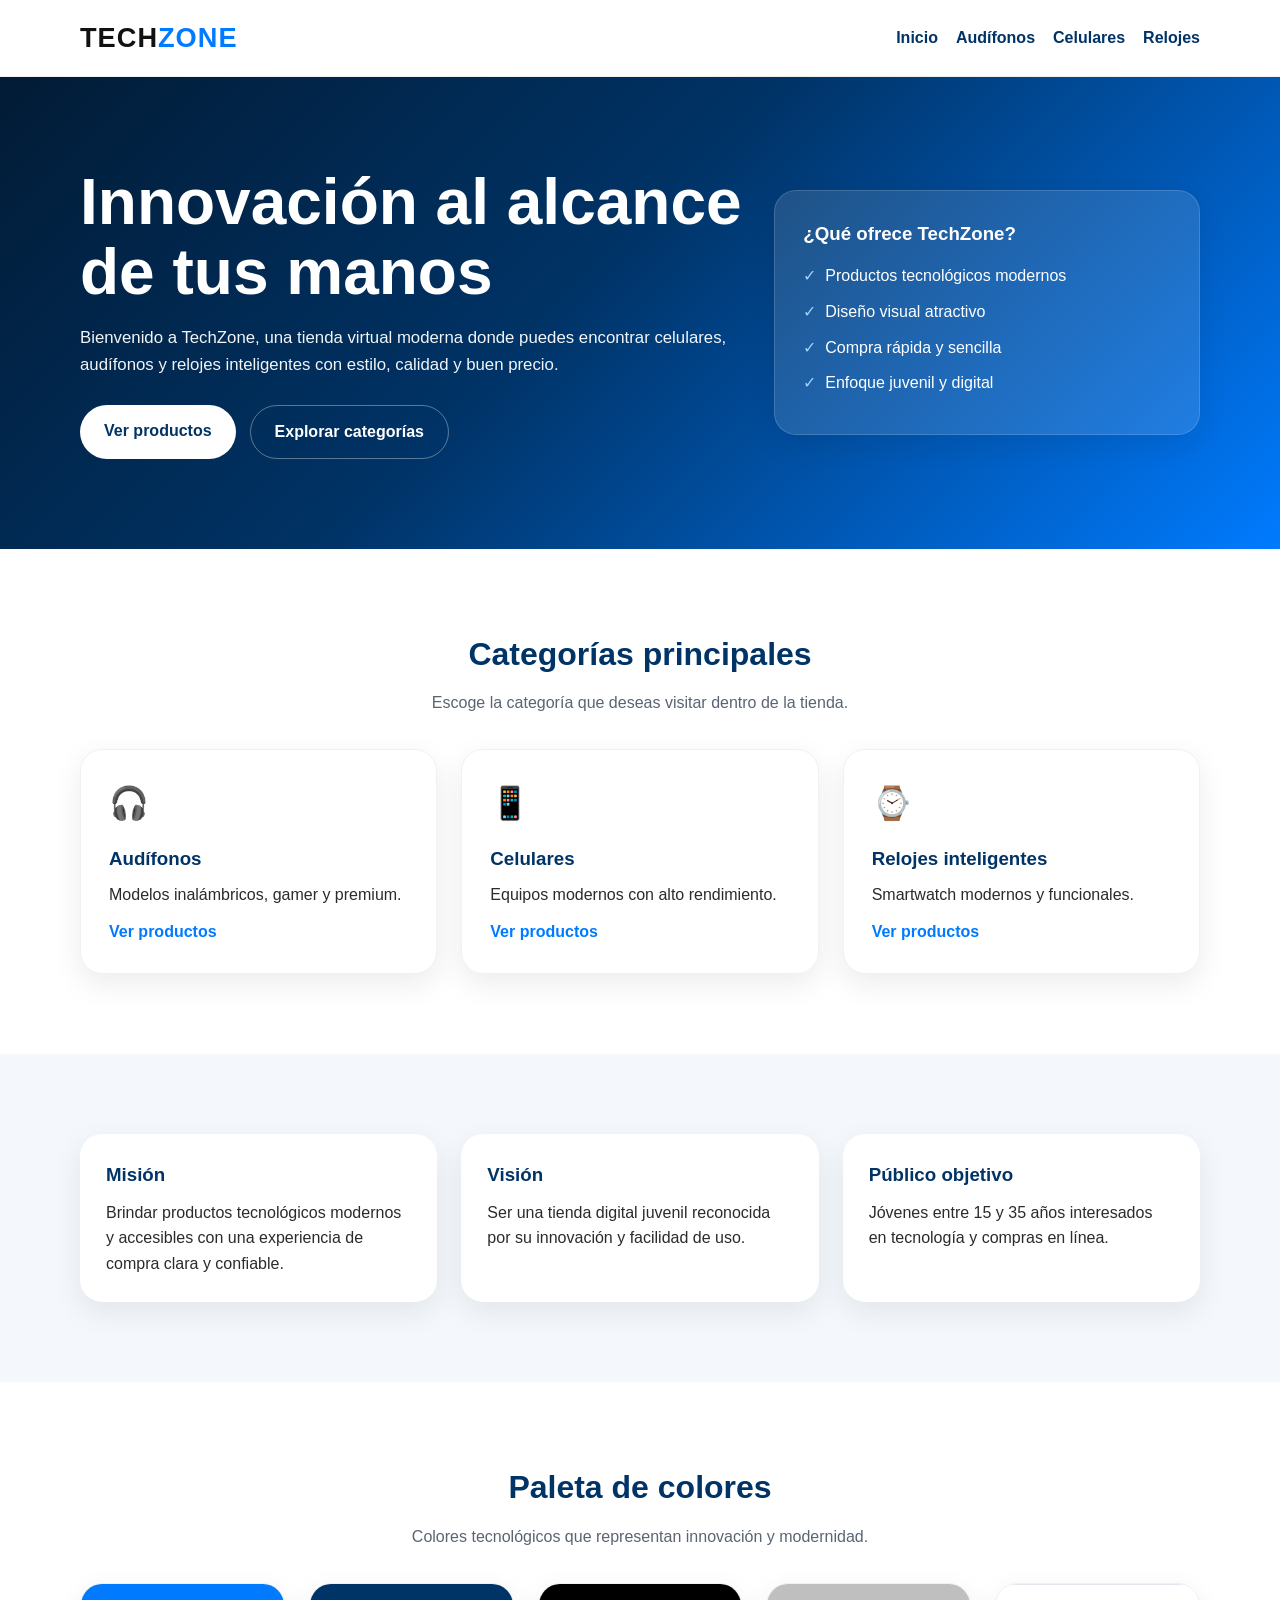
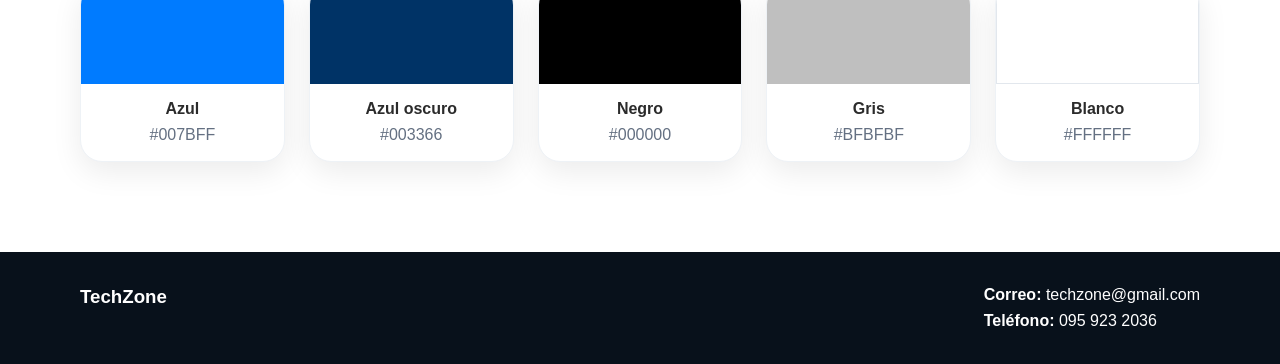
<file: index.html>
<!DOCTYPE html>
<html lang="es">
<head>
  <meta charset="UTF-8" />
  <meta name="viewport" content="width=device-width, initial-scale=1.0"/>
  <title>TechZone | Inicio</title>
  <link rel="stylesheet" href="styles.css"/>
</head>
<body>

  <header class="header">
    <div class="container nav-wrap">
      <a href="index.html" class="brand">
        <span class="brand-main">TECH</span><span class="brand-accent">ZONE</span>
      </a>

      <nav class="nav">
        <a href="index.html">Inicio</a>
        <a href="audifonos.html">Audífonos</a>
        <a href="celulares.html">Celulares</a>
        <a href="relojes.html">Relojes</a>
      </nav>
    </div>
  </header>

  <section class="hero">
    <div class="container hero-grid">

      <div>
        <h1>Innovación al alcance de tus manos</h1>

        <p>
          Bienvenido a TechZone, una tienda virtual moderna donde puedes encontrar 
          celulares, audífonos y relojes inteligentes con estilo, calidad y buen precio.
        </p>

        <div class="hero-buttons">
          <a href="celulares.html" class="btn btn-primary">Ver productos</a>
          <a href="#categorias" class="btn btn-secondary">Explorar categorías</a>
        </div>
      </div>

      <div class="hero-card">
        <h3>¿Qué ofrece TechZone?</h3>
        <ul>
          <li>Productos tecnológicos modernos</li>
          <li>Diseño visual atractivo</li>
          <li>Compra rápida y sencilla</li>
          <li>Enfoque juvenil y digital</li>
        </ul>
      </div>

    </div>
  </section>

  <section class="section" id="categorias">
    <div class="container">

      <div class="section-title">
        <h2>Categorías principales</h2>
        <p>Escoge la categoría que deseas visitar dentro de la tienda.</p>
      </div>

      <div class="category-grid">

        <a class="category-card" href="audifonos.html">
          <div class="category-icon">🎧</div>
          <h3>Audífonos</h3>
          <p>Modelos inalámbricos, gamer y premium.</p>
          <span>Ver productos</span>
        </a>

        <a class="category-card" href="celulares.html">
          <div class="category-icon">📱</div>
          <h3>Celulares</h3>
          <p>Equipos modernos con alto rendimiento.</p>
          <span>Ver productos</span>
        </a>

        <a class="category-card" href="relojes.html">
          <div class="category-icon">⌚</div>
          <h3>Relojes inteligentes</h3>
          <p>Smartwatch modernos y funcionales.</p>
          <span>Ver productos</span>
        </a>

      </div>

    </div>
  </section>

  <section class="section bg-light">
    <div class="container info-grid">

      <div class="info-box">
        <h3>Misión</h3>
        <p>
          Brindar productos tecnológicos modernos y accesibles con una experiencia de compra clara y confiable.
        </p>
      </div>

      <div class="info-box">
        <h3>Visión</h3>
        <p>
          Ser una tienda digital juvenil reconocida por su innovación y facilidad de uso.
        </p>
      </div>

      <div class="info-box">
        <h3>Público objetivo</h3>
        <p>
          Jóvenes entre 15 y 35 años interesados en tecnología y compras en línea.
        </p>
      </div>

    </div>
  </section>

  <section class="section">
    <div class="container section-title">
      <h2>Paleta de colores</h2>
      <p>Colores tecnológicos que representan innovación y modernidad.</p>
    </div>

    <div class="container palette-grid">

      <div class="palette-card">
        <div class="palette-color" style="background:#007BFF"></div>
        <strong>Azul</strong>
        <span>#007BFF</span>
      </div>

      <div class="palette-card">
        <div class="palette-color" style="background:#003366"></div>
        <strong>Azul oscuro</strong>
        <span>#003366</span>
      </div>

      <div class="palette-card">
        <div class="palette-color" style="background:#000000"></div>
        <strong>Negro</strong>
        <span>#000000</span>
      </div>

      <div class="palette-card">
        <div class="palette-color" style="background:#BFBFBF"></div>
        <strong>Gris</strong>
        <span>#BFBFBF</span>
      </div>

      <div class="palette-card">
        <div class="palette-color palette-white"></div>
        <strong>Blanco</strong>
        <span>#FFFFFF</span>
      </div>

    </div>
  </section>

  <footer class="footer">
    <div class="container footer-wrap">

      <div>
        <h3>TechZone</h3>
      </div>

      <div>
        <p><strong>Correo:</strong> techzone@gmail.com</p>
        <p><strong>Teléfono:</strong> 095 923 2036</p>
      </div>

    </div>
  </footer>

</body>
</html>
</file>
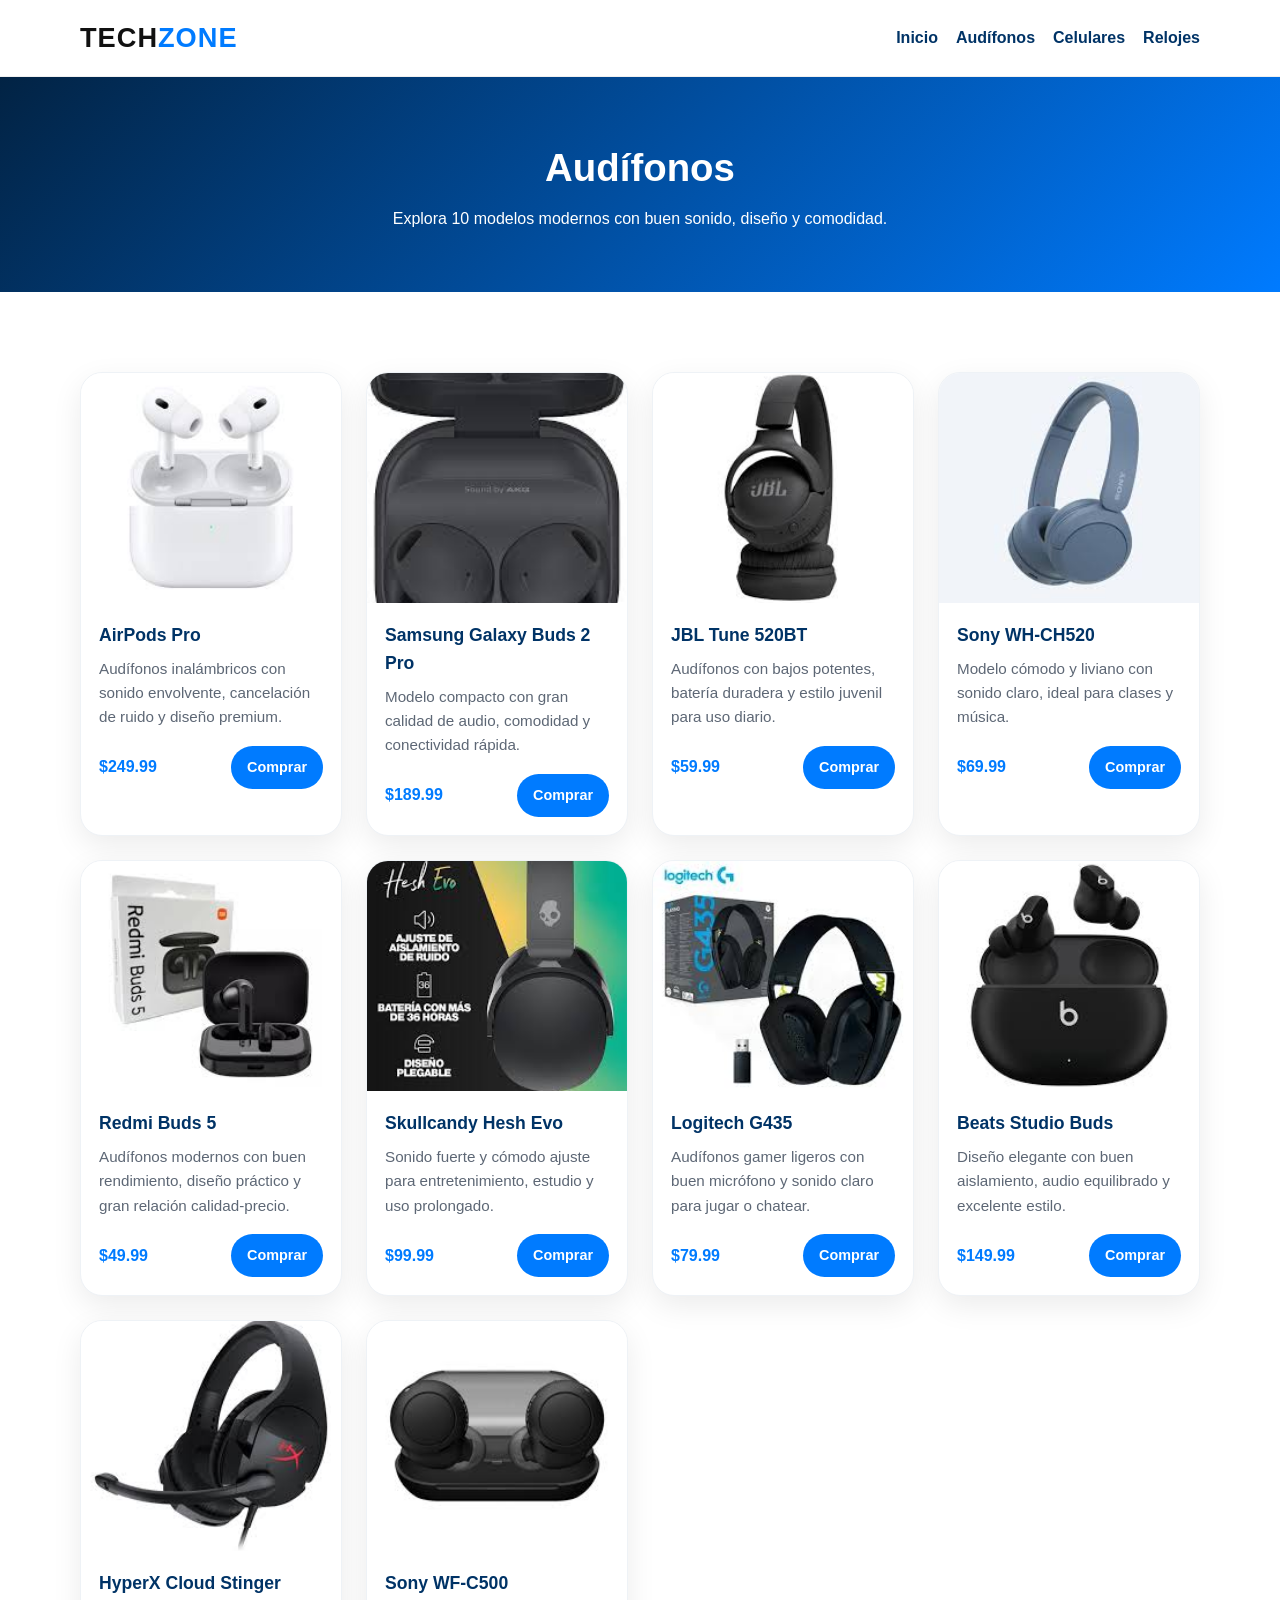
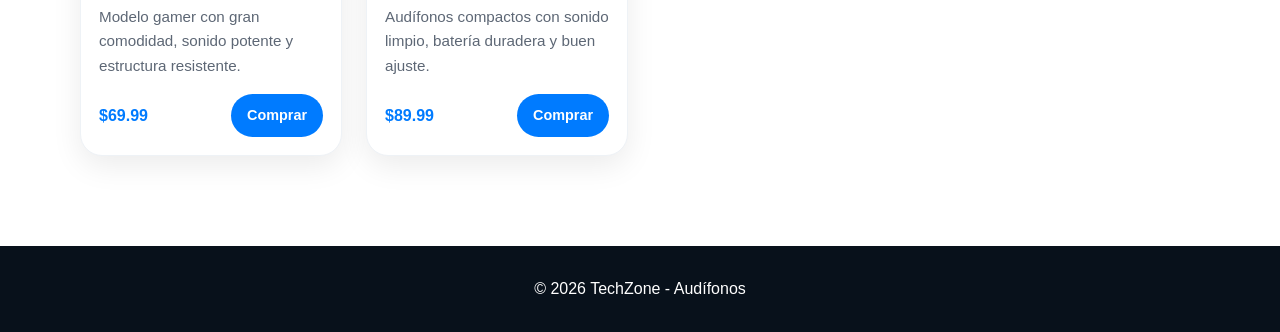
<file: audifonos.html>
<!DOCTYPE html>
<html lang="es">
<head>
  <meta charset="UTF-8" />
  <meta name="viewport" content="width=device-width, initial-scale=1.0" />
  <title>TechZone | Audífonos</title>
  <link rel="stylesheet" href="styles.css"/>
</head>
<body>
  <header class="header">
    <div class="container nav-wrap">
      <a href="index.html" class="brand">
        <span class="brand-main">TECH</span><span class="brand-accent">ZONE</span>
      </a>
      <nav class="nav">
        <a href="index.html">Inicio</a>
        <a href="audifonos.html">Audífonos</a>
        <a href="celulares.html">Celulares</a>
        <a href="relojes.html">Relojes</a>
      </nav>
    </div>
  </header>

  <section class="page-banner">
    <div class="container">
      <h1>Audífonos</h1>
      <p>Explora 10 modelos modernos con buen sonido, diseño y comodidad.</p>
    </div>
  </section>

  <main class="section">
    <div class="container products-grid">
      <article class="product-card"><img src="audifono1.jpg" alt="AirPods Pro"><div class="product-info"><h3>AirPods Pro</h3><p>Audífonos inalámbricos con sonido envolvente, cancelación de ruido y diseño premium.</p><div class="product-bottom"><span class="price">$249.99</span><a href="#" class="btn-small">Comprar</a></div></div></article>
      <article class="product-card"><img src="audifono2.jpg" alt="Samsung Galaxy Buds 2 Pro"><div class="product-info"><h3>Samsung Galaxy Buds 2 Pro</h3><p>Modelo compacto con gran calidad de audio, comodidad y conectividad rápida.</p><div class="product-bottom"><span class="price">$189.99</span><a href="#" class="btn-small">Comprar</a></div></div></article>
      <article class="product-card"><img src="audifono3.jpg" alt="JBL Tune 520BT"><div class="product-info"><h3>JBL Tune 520BT</h3><p>Audífonos con bajos potentes, batería duradera y estilo juvenil para uso diario.</p><div class="product-bottom"><span class="price">$59.99</span><a href="#" class="btn-small">Comprar</a></div></div></article>
      <article class="product-card"><img src="audifono4.jpg" alt="Sony WH-CH520"><div class="product-info"><h3>Sony WH-CH520</h3><p>Modelo cómodo y liviano con sonido claro, ideal para clases y música.</p><div class="product-bottom"><span class="price">$69.99</span><a href="#" class="btn-small">Comprar</a></div></div></article>
      <article class="product-card"><img src="audifono5.jpg" alt="Redmi Buds 5"><div class="product-info"><h3>Redmi Buds 5</h3><p>Audífonos modernos con buen rendimiento, diseño práctico y gran relación calidad-precio.</p><div class="product-bottom"><span class="price">$49.99</span><a href="#" class="btn-small">Comprar</a></div></div></article>
      <article class="product-card"><img src="audifono6.jpg" alt="Skullcandy Hesh Evo"><div class="product-info"><h3>Skullcandy Hesh Evo</h3><p>Sonido fuerte y cómodo ajuste para entretenimiento, estudio y uso prolongado.</p><div class="product-bottom"><span class="price">$99.99</span><a href="#" class="btn-small">Comprar</a></div></div></article>
      <article class="product-card"><img src="audifono7.jpg" alt="Logitech G435"><div class="product-info"><h3>Logitech G435</h3><p>Audífonos gamer ligeros con buen micrófono y sonido claro para jugar o chatear.</p><div class="product-bottom"><span class="price">$79.99</span><a href="#" class="btn-small">Comprar</a></div></div></article>
      <article class="product-card"><img src="audifono8.jpg" alt="Beats Studio Buds"><div class="product-info"><h3>Beats Studio Buds</h3><p>Diseño elegante con buen aislamiento, audio equilibrado y excelente estilo.</p><div class="product-bottom"><span class="price">$149.99</span><a href="#" class="btn-small">Comprar</a></div></div></article>
      <article class="product-card"><img src="audifono9.jpg" alt="HyperX Cloud Stinger"><div class="product-info"><h3>HyperX Cloud Stinger</h3><p>Modelo gamer con gran comodidad, sonido potente y estructura resistente.</p><div class="product-bottom"><span class="price">$69.99</span><a href="#" class="btn-small">Comprar</a></div></div></article>
      <article class="product-card"><img src="audifono10.jpg" alt="Sony WF-C500"><div class="product-info"><h3>Sony WF-C500</h3><p>Audífonos compactos con sonido limpio, batería duradera y buen ajuste.</p><div class="product-bottom"><span class="price">$89.99</span><a href="#" class="btn-small">Comprar</a></div></div></article>
    </div>
  </main>

  <footer class="footer simple-footer"><div class="container"><p>© 2026 TechZone - Audífonos</p></div></footer>
</body>
</html>
</file>
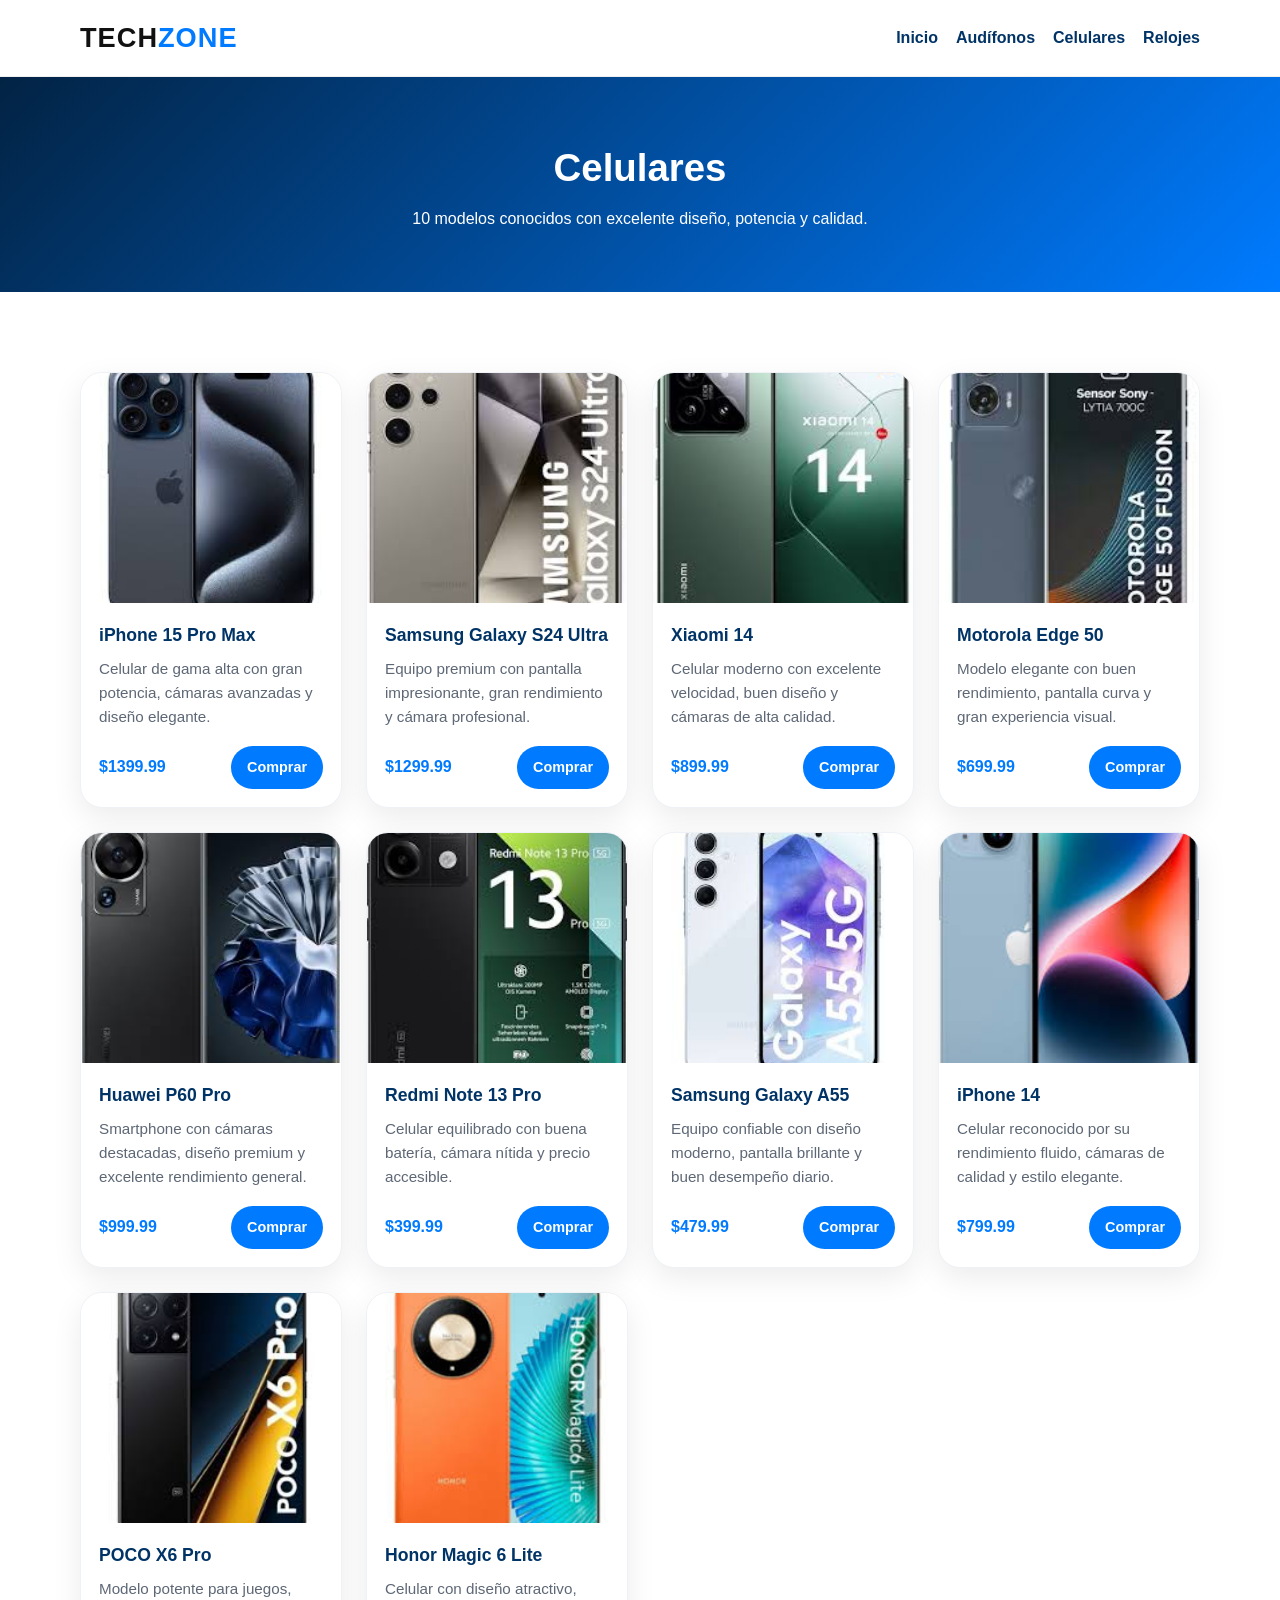
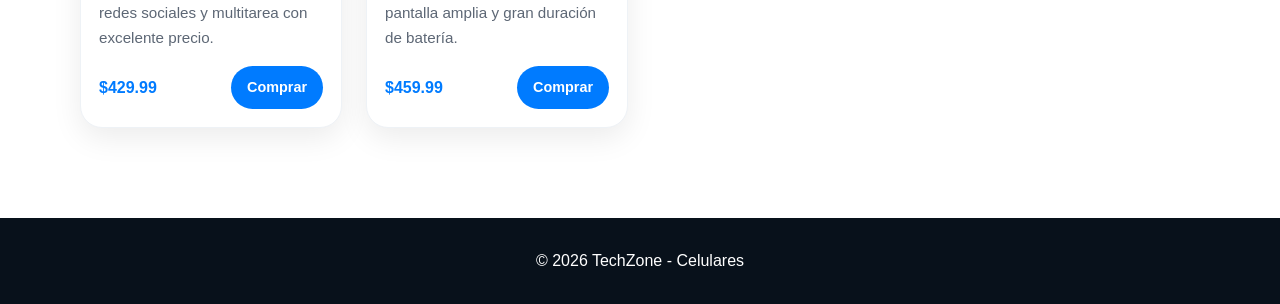
<file: celulares.html>
<!DOCTYPE html>
<html lang="es">
<head>
  <meta charset="UTF-8" />
  <meta name="viewport" content="width=device-width, initial-scale=1.0" />
  <title>TechZone | Celulares</title>
  <link rel="stylesheet" href="styles.css" />
</head>
<body>
  <header class="header">
    <div class="container nav-wrap">
      <a href="index.html" class="brand">
        <span class="brand-main">TECH</span><span class="brand-accent">ZONE</span>
      </a>
      <nav class="nav">
        <a href="index.html">Inicio</a>
        <a href="audifonos.html">Audífonos</a>
        <a href="celulares.html">Celulares</a>
        <a href="relojes.html">Relojes</a>
      </nav>
    </div>
  </header>

  <section class="page-banner">
    <div class="container">
      <h1>Celulares</h1>
      <p>10 modelos conocidos con excelente diseño, potencia y calidad.</p>
    </div>
  </section>

  <main class="section">
    <div class="container products-grid">
      <article class="product-card"><img src="celular1.jpg" alt="iPhone 15 Pro Max"><div class="product-info"><h3>iPhone 15 Pro Max</h3><p>Celular de gama alta con gran potencia, cámaras avanzadas y diseño elegante.</p><div class="product-bottom"><span class="price">$1399.99</span><a href="#" class="btn-small">Comprar</a></div></div></article>
      <article class="product-card"><img src="celular2.jpg" alt="Samsung Galaxy S24 Ultra"><div class="product-info"><h3>Samsung Galaxy S24 Ultra</h3><p>Equipo premium con pantalla impresionante, gran rendimiento y cámara profesional.</p><div class="product-bottom"><span class="price">$1299.99</span><a href="#" class="btn-small">Comprar</a></div></div></article>
      <article class="product-card"><img src="celular3.jpg" alt="Xiaomi 14"><div class="product-info"><h3>Xiaomi 14</h3><p>Celular moderno con excelente velocidad, buen diseño y cámaras de alta calidad.</p><div class="product-bottom"><span class="price">$899.99</span><a href="#" class="btn-small">Comprar</a></div></div></article>
      <article class="product-card"><img src="celular4.jpg" alt="Motorola Edge 50"><div class="product-info"><h3>Motorola Edge 50</h3><p>Modelo elegante con buen rendimiento, pantalla curva y gran experiencia visual.</p><div class="product-bottom"><span class="price">$699.99</span><a href="#" class="btn-small">Comprar</a></div></div></article>
      <article class="product-card"><img src="celular5.jpg" alt="Huawei P60 Pro"><div class="product-info"><h3>Huawei P60 Pro</h3><p>Smartphone con cámaras destacadas, diseño premium y excelente rendimiento general.</p><div class="product-bottom"><span class="price">$999.99</span><a href="#" class="btn-small">Comprar</a></div></div></article>
      <article class="product-card"><img src="celular6.jpg" alt="Redmi Note 13 Pro"><div class="product-info"><h3>Redmi Note 13 Pro</h3><p>Celular equilibrado con buena batería, cámara nítida y precio accesible.</p><div class="product-bottom"><span class="price">$399.99</span><a href="#" class="btn-small">Comprar</a></div></div></article>
      <article class="product-card"><img src="celular7.jpg" alt="Samsung Galaxy A55"><div class="product-info"><h3>Samsung Galaxy A55</h3><p>Equipo confiable con diseño moderno, pantalla brillante y buen desempeño diario.</p><div class="product-bottom"><span class="price">$479.99</span><a href="#" class="btn-small">Comprar</a></div></div></article>
      <article class="product-card"><img src="celular8.jpg" alt="iPhone 14"><div class="product-info"><h3>iPhone 14</h3><p>Celular reconocido por su rendimiento fluido, cámaras de calidad y estilo elegante.</p><div class="product-bottom"><span class="price">$799.99</span><a href="#" class="btn-small">Comprar</a></div></div></article>
      <article class="product-card"><img src="celular9.jpg" alt="POCO X6 Pro"><div class="product-info"><h3>POCO X6 Pro</h3><p>Modelo potente para juegos, redes sociales y multitarea con excelente precio.</p><div class="product-bottom"><span class="price">$429.99</span><a href="#" class="btn-small">Comprar</a></div></div></article>
      <article class="product-card"><img src="celular10.jpg" alt="Honor Magic 6 Lite"><div class="product-info"><h3>Honor Magic 6 Lite</h3><p>Celular con diseño atractivo, pantalla amplia y gran duración de batería.</p><div class="product-bottom"><span class="price">$459.99</span><a href="#" class="btn-small">Comprar</a></div></div></article>
    </div>
  </main>

  <footer class="footer simple-footer"><div class="container"><p>© 2026 TechZone - Celulares</p></div></footer>
</body>
</html>
</file>
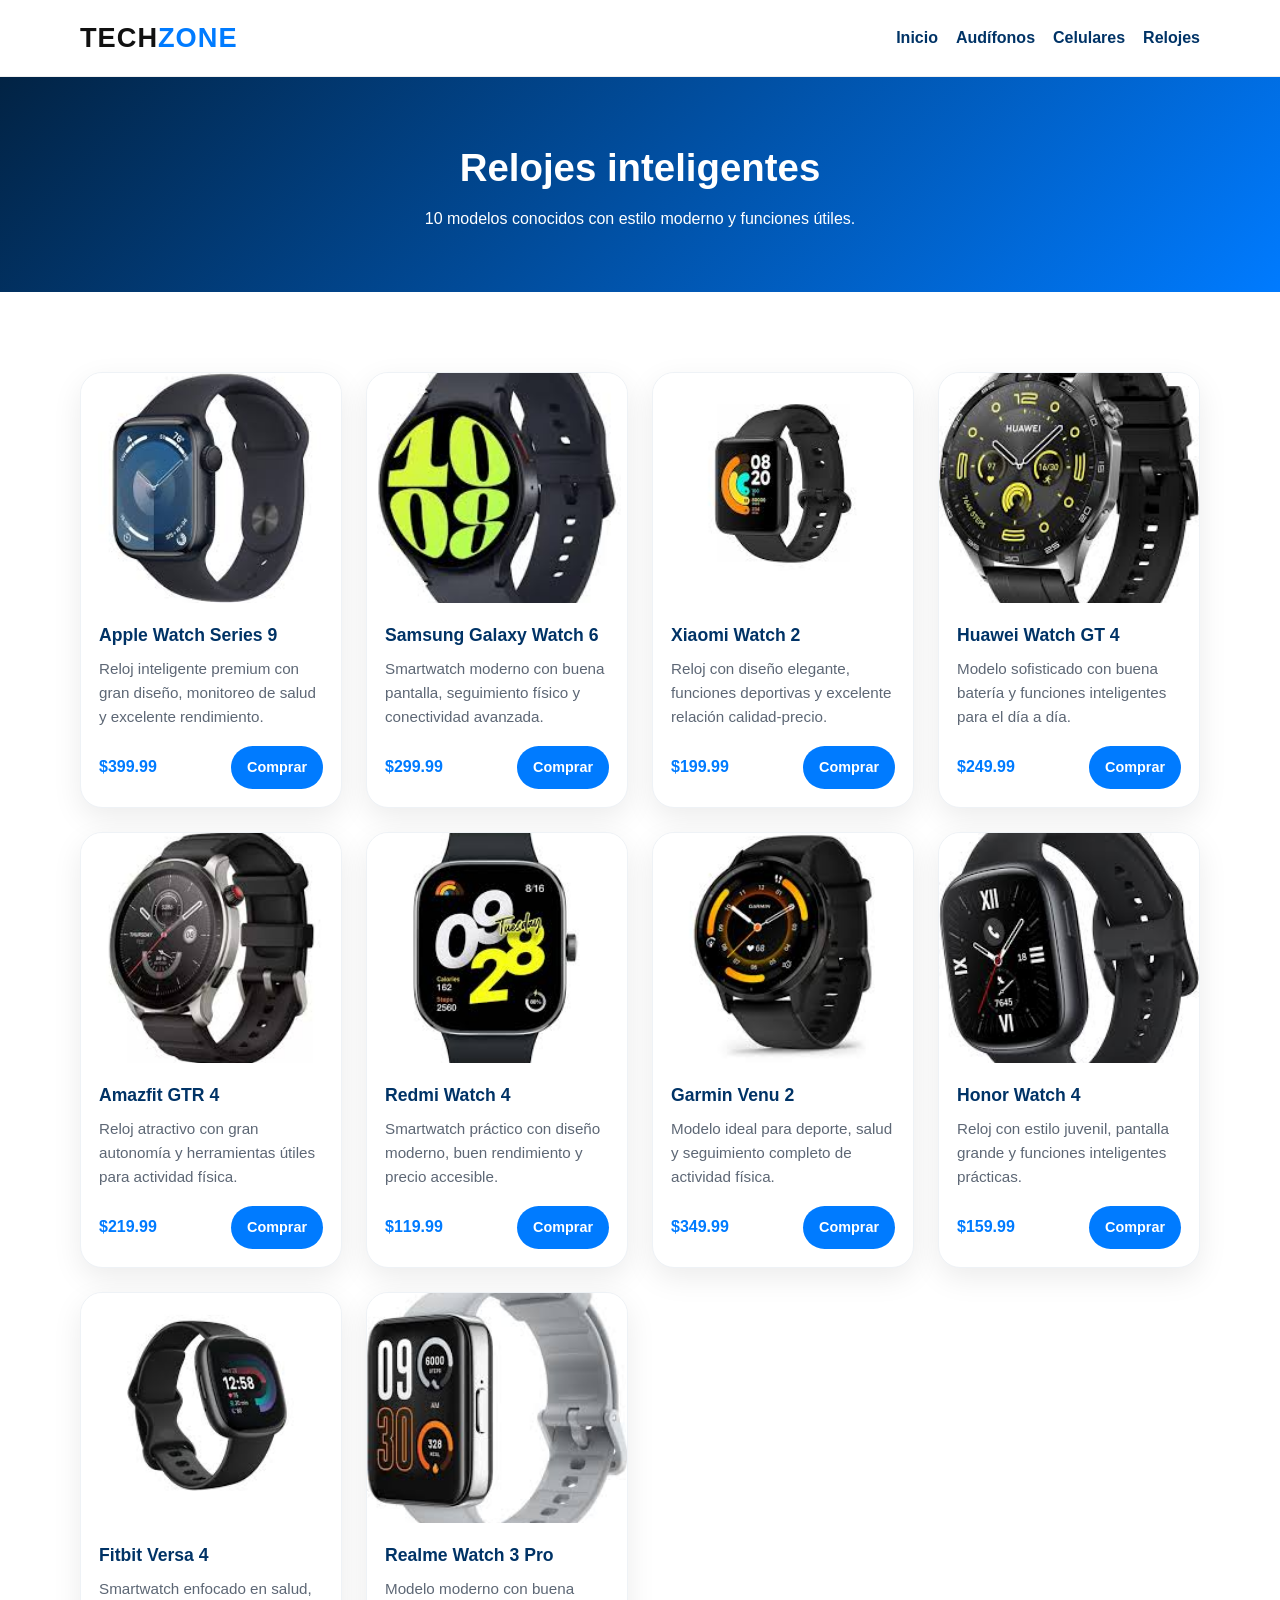
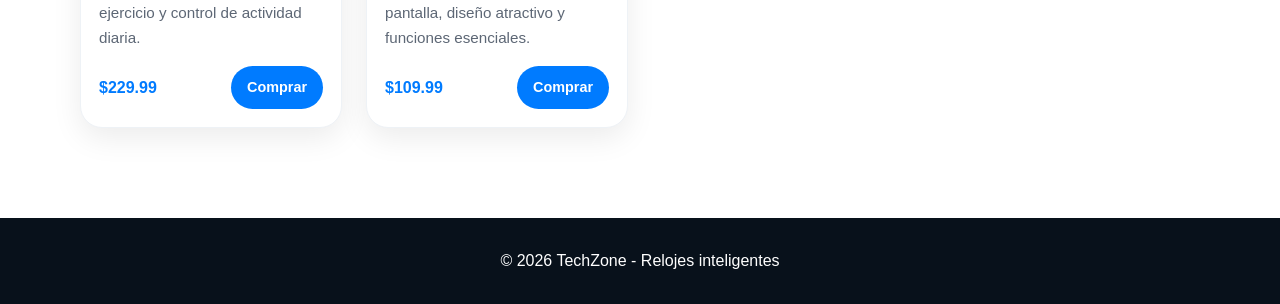
<file: relojes.html>
<!DOCTYPE html>
<html lang="es">
<head>
  <meta charset="UTF-8" />
  <meta name="viewport" content="width=device-width, initial-scale=1.0" />
  <title>TechZone | Relojes inteligentes</title>
  <link rel="stylesheet" href="styles.css" />
</head>
<body>
  <header class="header">
    <div class="container nav-wrap">
      <a href="index.html" class="brand">
        <span class="brand-main">TECH</span><span class="brand-accent">ZONE</span>
      </a>
      <nav class="nav">
        <a href="index.html">Inicio</a>
        <a href="audifonos.html">Audífonos</a>
        <a href="celulares.html">Celulares</a>
        <a href="relojes.html">Relojes</a>
      </nav>
    </div>
  </header>

  <section class="page-banner">
    <div class="container">
      <h1>Relojes inteligentes</h1>
      <p>10 modelos conocidos con estilo moderno y funciones útiles.</p>
    </div>
  </section>

  <main class="section">
    <div class="container products-grid">
      <article class="product-card"><img src="reloj1.jpg" alt="Apple Watch Series 9"><div class="product-info"><h3>Apple Watch Series 9</h3><p>Reloj inteligente premium con gran diseño, monitoreo de salud y excelente rendimiento.</p><div class="product-bottom"><span class="price">$399.99</span><a href="#" class="btn-small">Comprar</a></div></div></article>
      <article class="product-card"><img src="reloj2.jpg" alt="Samsung Galaxy Watch 6"><div class="product-info"><h3>Samsung Galaxy Watch 6</h3><p>Smartwatch moderno con buena pantalla, seguimiento físico y conectividad avanzada.</p><div class="product-bottom"><span class="price">$299.99</span><a href="#" class="btn-small">Comprar</a></div></div></article>
      <article class="product-card"><img src="reloj3.jpg" alt="Xiaomi Watch 2"><div class="product-info"><h3>Xiaomi Watch 2</h3><p>Reloj con diseño elegante, funciones deportivas y excelente relación calidad-precio.</p><div class="product-bottom"><span class="price">$199.99</span><a href="#" class="btn-small">Comprar</a></div></div></article>
      <article class="product-card"><img src="reloj4.jpg" alt="Huawei Watch GT 4"><div class="product-info"><h3>Huawei Watch GT 4</h3><p>Modelo sofisticado con buena batería y funciones inteligentes para el día a día.</p><div class="product-bottom"><span class="price">$249.99</span><a href="#" class="btn-small">Comprar</a></div></div></article>
      <article class="product-card"><img src="reloj5.jpg" alt="Amazfit GTR 4"><div class="product-info"><h3>Amazfit GTR 4</h3><p>Reloj atractivo con gran autonomía y herramientas útiles para actividad física.</p><div class="product-bottom"><span class="price">$219.99</span><a href="#" class="btn-small">Comprar</a></div></div></article>
      <article class="product-card"><img src="reloj6.jpg" alt="Redmi Watch 4"><div class="product-info"><h3>Redmi Watch 4</h3><p>Smartwatch práctico con diseño moderno, buen rendimiento y precio accesible.</p><div class="product-bottom"><span class="price">$119.99</span><a href="#" class="btn-small">Comprar</a></div></div></article>
      <article class="product-card"><img src="reloj7.jpg" alt="Garmin Venu 2"><div class="product-info"><h3>Garmin Venu 2</h3><p>Modelo ideal para deporte, salud y seguimiento completo de actividad física.</p><div class="product-bottom"><span class="price">$349.99</span><a href="#" class="btn-small">Comprar</a></div></div></article>
      <article class="product-card"><img src="reloj8.jpg" alt="Honor Watch 4"><div class="product-info"><h3>Honor Watch 4</h3><p>Reloj con estilo juvenil, pantalla grande y funciones inteligentes prácticas.</p><div class="product-bottom"><span class="price">$159.99</span><a href="#" class="btn-small">Comprar</a></div></div></article>
      <article class="product-card"><img src="reloj9.jpg" alt="Fitbit Versa 4"><div class="product-info"><h3>Fitbit Versa 4</h3><p>Smartwatch enfocado en salud, ejercicio y control de actividad diaria.</p><div class="product-bottom"><span class="price">$229.99</span><a href="#" class="btn-small">Comprar</a></div></div></article>
      <article class="product-card"><img src="reloj10.jpg" alt="Realme Watch 3 Pro"><div class="product-info"><h3>Realme Watch 3 Pro</h3><p>Modelo moderno con buena pantalla, diseño atractivo y funciones esenciales.</p><div class="product-bottom"><span class="price">$109.99</span><a href="#" class="btn-small">Comprar</a></div></div></article>
    </div>
  </main>

  <footer class="footer simple-footer"><div class="container"><p>© 2026 TechZone - Relojes inteligentes</p></div></footer>
</body>
</html>
</file>
<file: styles.css>
:root {
  --azul: #007BFF;
  --azul-oscuro: #003366;
  --negro: #111111;
  --gris: #BFBFBF;
  --gris-suave: #f4f7fb;
  --blanco: #ffffff;
  --texto: #2b2b2b;
  --sombra: 0 10px 30px rgba(0, 0, 0, 0.08);
  --radio: 22px;
}

* {
  margin: 0;
  padding: 0;
  box-sizing: border-box;
}

html {
  scroll-behavior: smooth;
}

body {
  font-family: 'Montserrat', Arial, sans-serif;
  background: var(--blanco);
  color: var(--texto);
  line-height: 1.6;
}

img {
  width: 100%;
  display: block;
}

.container {
  width: min(1120px, 92%);
  margin: 0 auto;
}

.header {
  background: rgba(255, 255, 255, 0.95);
  backdrop-filter: blur(10px);
  border-bottom: 1px solid rgba(0, 0, 0, 0.06);
  position: sticky;
  top: 0;
  z-index: 1000;
}

.nav-wrap {
  display: flex;
  align-items: center;
  justify-content: space-between;
  padding: 16px 0;
  gap: 20px;
}

.brand {
  text-decoration: none;
  font-weight: 800;
  font-size: 1.7rem;
  letter-spacing: 1px;
}

.brand-main {
  color: var(--negro);
}

.brand-accent {
  color: var(--azul);
}

.nav {
  display: flex;
  flex-wrap: wrap;
  gap: 18px;
}

.nav a {
  text-decoration: none;
  color: var(--azul-oscuro);
  font-weight: 600;
  position: relative;
}

.nav a::after {
  content: '';
  position: absolute;
  left: 0;
  bottom: -6px;
  width: 0;
  height: 2px;
  background: var(--azul);
  transition: 0.3s;
}

.nav a:hover::after {
  width: 100%;
}

.hero {
  background: linear-gradient(135deg, #021b35 0%, #003366 45%, #007BFF 100%);
  color: var(--blanco);
  padding: 90px 0;
}

.hero-grid {
  display: grid;
  grid-template-columns: 1.4fr 0.9fr;
  gap: 32px;
  align-items: center;
}

.badge {
  display: inline-block;
  background: rgba(255, 255, 255, 0.12);
  border: 1px solid rgba(255, 255, 255, 0.2);
  padding: 8px 14px;
  border-radius: 999px;
  margin-bottom: 18px;
  font-size: 0.95rem;
}

.hero h1 {
  font-size: clamp(2.3rem, 5vw, 4rem);
  line-height: 1.1;
  margin-bottom: 18px;
}

.hero p {
  max-width: 650px;
  font-size: 1.05rem;
  opacity: 0.95;
}

.hero-buttons {
  display: flex;
  gap: 14px;
  flex-wrap: wrap;
  margin-top: 26px;
}

.btn,
.btn-small {
  text-decoration: none;
  font-weight: 700;
  border-radius: 999px;
  transition: 0.25s ease;
  display: inline-block;
}

.btn {
  padding: 13px 24px;
}

.btn-primary {
  background: var(--blanco);
  color: var(--azul-oscuro);
}

.btn-primary:hover {
  transform: translateY(-2px);
}

.btn-secondary {
  border: 1px solid rgba(255, 255, 255, 0.35);
  color: var(--blanco);
  background: transparent;
}

.btn-secondary:hover {
  background: rgba(255, 255, 255, 0.08);
}

.hero-card {
  background: rgba(255, 255, 255, 0.12);
  border: 1px solid rgba(255, 255, 255, 0.15);
  border-radius: var(--radio);
  padding: 28px;
  box-shadow: var(--sombra);
}

.hero-card h3 {
  margin-bottom: 14px;
}

.hero-card ul {
  list-style: none;
}

.hero-card li {
  margin-bottom: 10px;
  padding-left: 22px;
  position: relative;
}

.hero-card li::before {
  content: '✓';
  position: absolute;
  left: 0;
  color: #9fd0ff;
}

.section {
  padding: 80px 0;
}

.bg-light {
  background: var(--gris-suave);
}

.section-title {
  text-align: center;
  margin-bottom: 34px;
}

.section-title h2 {
  color: var(--azul-oscuro);
  font-size: 2rem;
  margin-bottom: 10px;
}

.section-title p {
  max-width: 720px;
  margin: 0 auto;
  color: #5a6472;
}

.category-grid,
.info-grid,
.palette-grid,
.products-grid {
  display: grid;
  gap: 24px;
}

.category-grid {
  grid-template-columns: repeat(3, 1fr);
}

.category-card {
  background: var(--blanco);
  border-radius: var(--radio);
  padding: 28px;
  box-shadow: var(--sombra);
  text-decoration: none;
  color: inherit;
  transition: 0.25s ease;
  border: 1px solid #eef2f6;
}

.category-card:hover {
  transform: translateY(-6px);
}

.category-icon {
  font-size: 2rem;
  margin-bottom: 14px;
}

.category-card h3 {
  color: var(--azul-oscuro);
  margin-bottom: 8px;
}

.category-card span {
  color: var(--azul);
  font-weight: 700;
  display: inline-block;
  margin-top: 12px;
}

.info-grid {
  grid-template-columns: repeat(3, 1fr);
}

.info-box,
.palette-card {
  background: var(--blanco);
  border-radius: var(--radio);
  box-shadow: var(--sombra);
}

.info-box {
  padding: 26px;
}

.info-box h3 {
  color: var(--azul-oscuro);
  margin-bottom: 10px;
}

.palette-grid {
  grid-template-columns: repeat(5, 1fr);
}

.palette-card {
  overflow: hidden;
  text-align: center;
  border: 1px solid #eef2f6;
}

.palette-color {
  height: 100px;
}

.palette-white {
  border: 1px solid #e2e7ed;
}

.palette-card strong,
.palette-card span {
  display: block;
}

.palette-card strong {
  margin-top: 12px;
}

.palette-card span {
  color: #647082;
  margin-bottom: 14px;
}

.page-banner {
  background: linear-gradient(135deg, #022344, #007BFF);
  color: var(--blanco);
  padding: 60px 0;
  text-align: center;
}

.page-banner h1 {
  font-size: 2.4rem;
  margin-bottom: 8px;
}

.products-grid {
  grid-template-columns: repeat(4, 1fr);
}

.product-card {
  background: var(--blanco);
  border-radius: var(--radio);
  overflow: hidden;
  box-shadow: var(--sombra);
  transition: 0.25s ease;
  border: 1px solid #eef2f6;
}

.product-card:hover {
  transform: translateY(-6px);
}

.product-card img {
  height: 230px;
  object-fit: cover;
}

.product-info {
  padding: 18px;
}

.product-info h3 {
  color: var(--azul-oscuro);
  font-size: 1.1rem;
  margin-bottom: 8px;
}

.product-info p {
  color: #5d6775;
  font-size: 0.95rem;
  min-height: 72px;
}

.product-bottom {
  margin-top: 16px;
  display: flex;
  align-items: center;
  justify-content: space-between;
  gap: 10px;
}

.price {
  color: var(--azul);
  font-weight: 800;
}

.btn-small {
  background: var(--azul);
  color: var(--blanco);
  padding: 10px 16px;
  font-size: 0.9rem;
}

.btn-small:hover {
  background: var(--azul-oscuro);
}

.footer {
  background: #08111b;
  color: var(--blanco);
  padding: 30px 0;
  margin-top: 10px;
}

.footer-wrap {
  display: flex;
  justify-content: space-between;
  gap: 20px;
  flex-wrap: wrap;
}

.simple-footer {
  text-align: center;
}

@media (max-width: 1100px) {
  .products-grid {
    grid-template-columns: repeat(3, 1fr);
  }

  .palette-grid {
    grid-template-columns: repeat(3, 1fr);
  }
}

@media (max-width: 900px) {
  .hero-grid,
  .category-grid,
  .info-grid {
    grid-template-columns: 1fr;
  }

  .products-grid {
    grid-template-columns: repeat(2, 1fr);
  }

  .nav-wrap {
    flex-direction: column;
    align-items: flex-start;
  }
}

@media (max-width: 600px) {
  .nav {
    gap: 10px;
  }

  .products-grid,
  .palette-grid {
    grid-template-columns: 1fr;
  }

  .hero {
    padding: 70px 0;
  }

  .hero-buttons {
    flex-direction: column;
    align-items: flex-start;
  }
}
</file>
